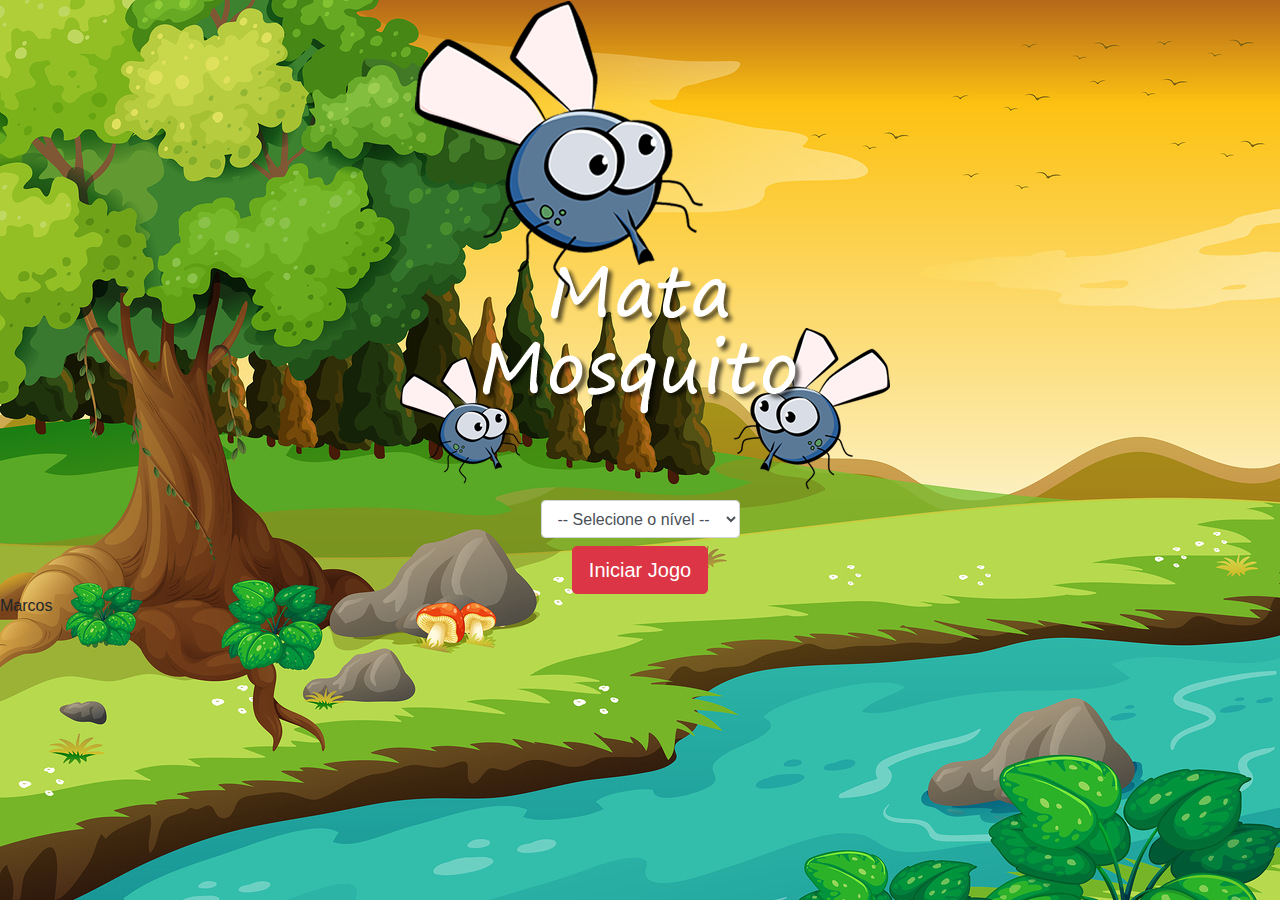
<file: index.html>
<!DOCTYPE html>
<html lang="pt-br">
<head>
    <meta charset="UTF-8">
    <meta http-equiv="X-UA-Compatible" content="IE=edge">
    <meta name="viewport" content="width=device-width, initial-scale=1.0">
    <title>Mata Mosquito</title>

    <link rel="stylesheet" href="https://cdn.jsdelivr.net/npm/bootstrap@4.0.0/dist/css/bootstrap.min.css" integrity="sha384-Gn5384xqQ1aoWXA+058RXPxPg6fy4IWvTNh0E263XmFcJlSAwiGgFAW/dAiS6JXm" crossorigin="anonymous">

    <link rel="stylesheet" href="style.css">

    <script>
        function iniciarJogo(){
           var nivel = document.getElementById('nivel').value

           if(nivel === '') {
            alert('Selecione um nível para iniciar o jogo')
            return false
           }

           window.location.href = "app.html?" + nivel
    
        }
    </script>

</head>
<body>
    
    <div class="container">
        <div class="row">
            <div class="col">
                <div class="d-flex justify-content-center">
                <img src="imagens/game.png">
                </div>
            </div>
        </div>

        <div class="row">
            <div class="col">
                <div class="d-flex justify-content-center">
                    <div class="mb-2">
                        <select class="form-control" id="nivel">
                            <option value="">-- Selecione o nível --</option>
                            <option value="Normal">Normal</option>
                            <option value="Hard">Hard</option>
                            <option value="chuckNorris">Chuck Norris</option>
                        </select>
                    </div>
                </div>
            </div>
        </div>

        <div class="row">
            <div class="col">
                <div class="d-flex justify-content-center">
                    <button class="btn btn-danger btn-lg" onclick="iniciarJogo()">
                        Iniciar Jogo
                    </button>
                </div>
            </div>
        </div>
    </div>

    <div>
        Marcos
    </div>

</body>
</html>
</file>
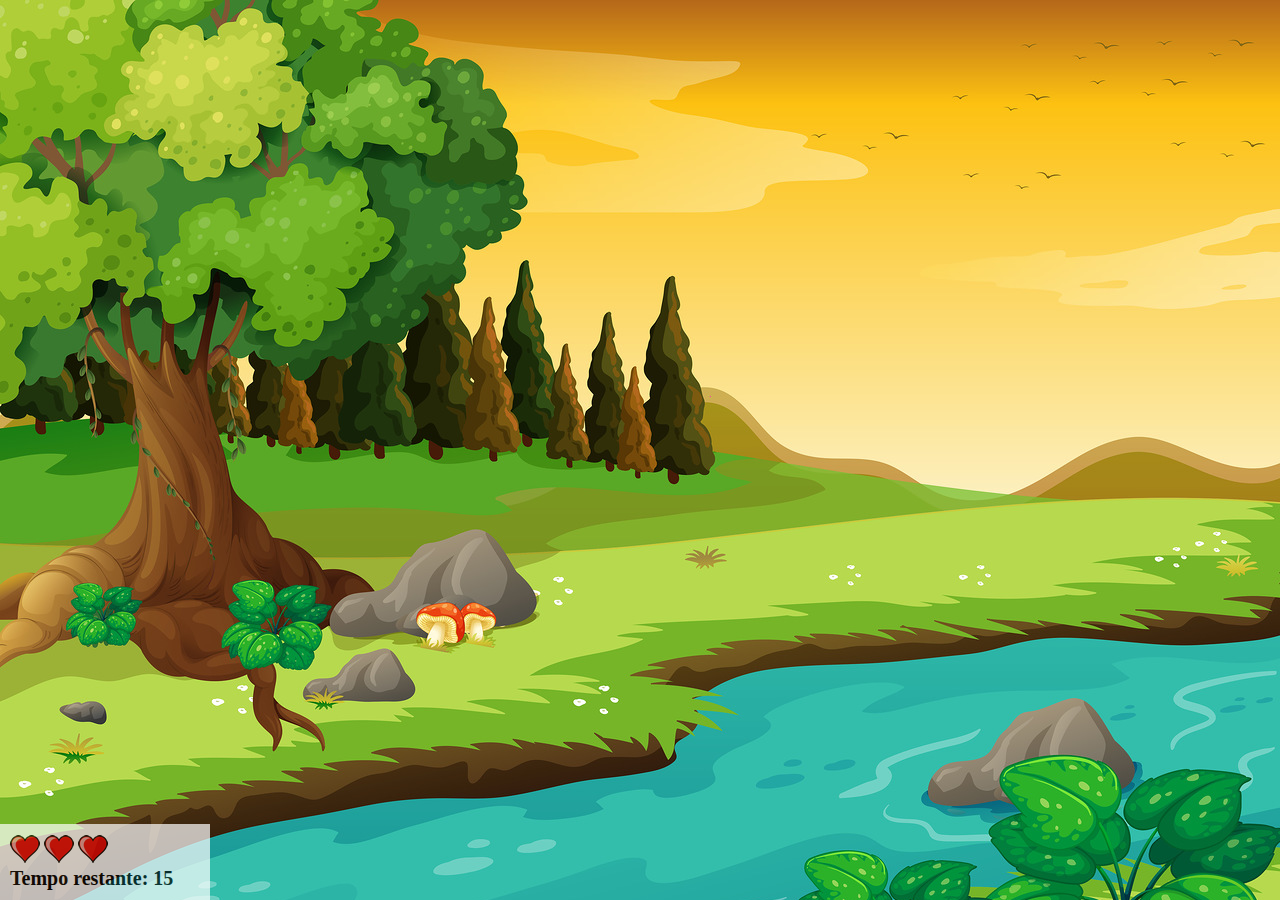
<file: app.html>
<!DOCTYPE html>
<html lang="pt-br">
<head>
    <meta charset="UTF-8">
    <meta http-equiv="X-UA-Compatible" content="IE=edge">
    <meta name="viewport" content="width=device-width, initial-scale=1.0">
    <title>Mata Mosquito</title>

    <link rel="stylesheet" href="style.css">
    <script src="jogo.js"></script>
</head>
<body onresize="ajustaTamanhoPalcoJogo()">

    <div class="painel">
        <div class="vidas">
            <img id="v1" src="imagens/coracao_cheio.png">
            <img id="v2" src="imagens/coracao_cheio.png">
            <img id="v3" src="imagens/coracao_cheio.png">
        </div>
        <div class="cronometro">
            Tempo restante: <span id="cronometro"></span>
        </div>
    </div>

    <script>
        document.getElementById('cronometro').innerHTML = tempo

       var criaMosca = setInterval(function(){
            posicaoRandomica()
        }, criaMosquitoTempo)
    </script>

</body>
</html>
</file>
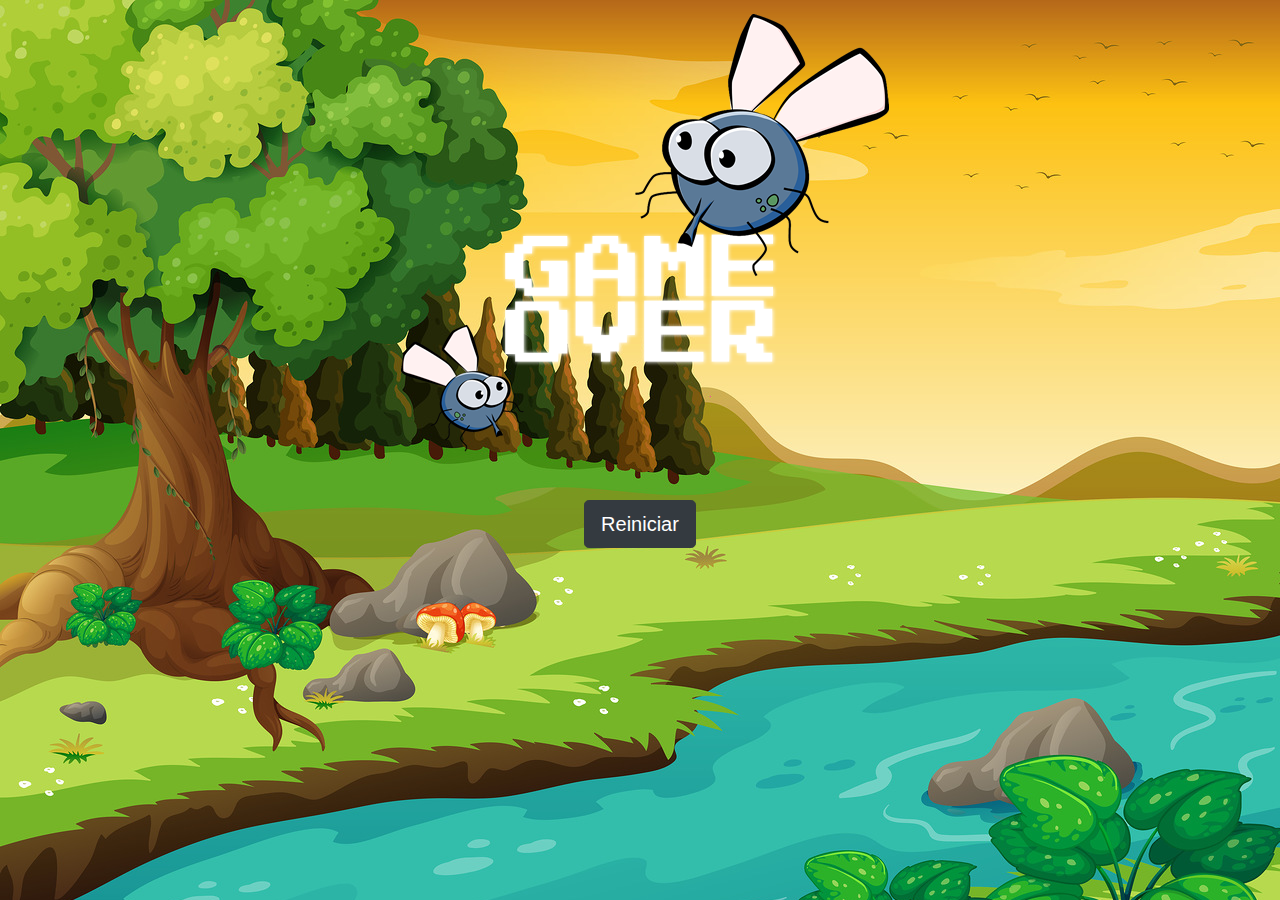
<file: fim_de_jogo.html>
<!DOCTYPE html>
<html lang="pt-br">
<head>
    <meta charset="UTF-8">
    <meta http-equiv="X-UA-Compatible" content="IE=edge">
    <meta name="viewport" content="width=device-width, initial-scale=1.0">
    <title>Mata Mosquito</title>

    <link rel="stylesheet" href="https://cdn.jsdelivr.net/npm/bootstrap@4.0.0/dist/css/bootstrap.min.css" integrity="sha384-Gn5384xqQ1aoWXA+058RXPxPg6fy4IWvTNh0E263XmFcJlSAwiGgFAW/dAiS6JXm" crossorigin="anonymous">

    <link rel="stylesheet" href="style.css">

</head>
<body>
    
    <div class="container">
        <div class="row">
            <div class="col">
                <div class="d-flex justify-content-center">
                <img src="imagens/game_over.png">
                </div>
            </div>
        </div>

        <div class="row">
            <div class="col">
                <div class="d-flex justify-content-center">
                    <button class="btn btn-dark btn-lg" onclick="window.location.href = 'index.html' ">
                        Reiniciar
                    </button>
                </div>
            </div>
        </div>
    </div>

</body>
</html>
</file>
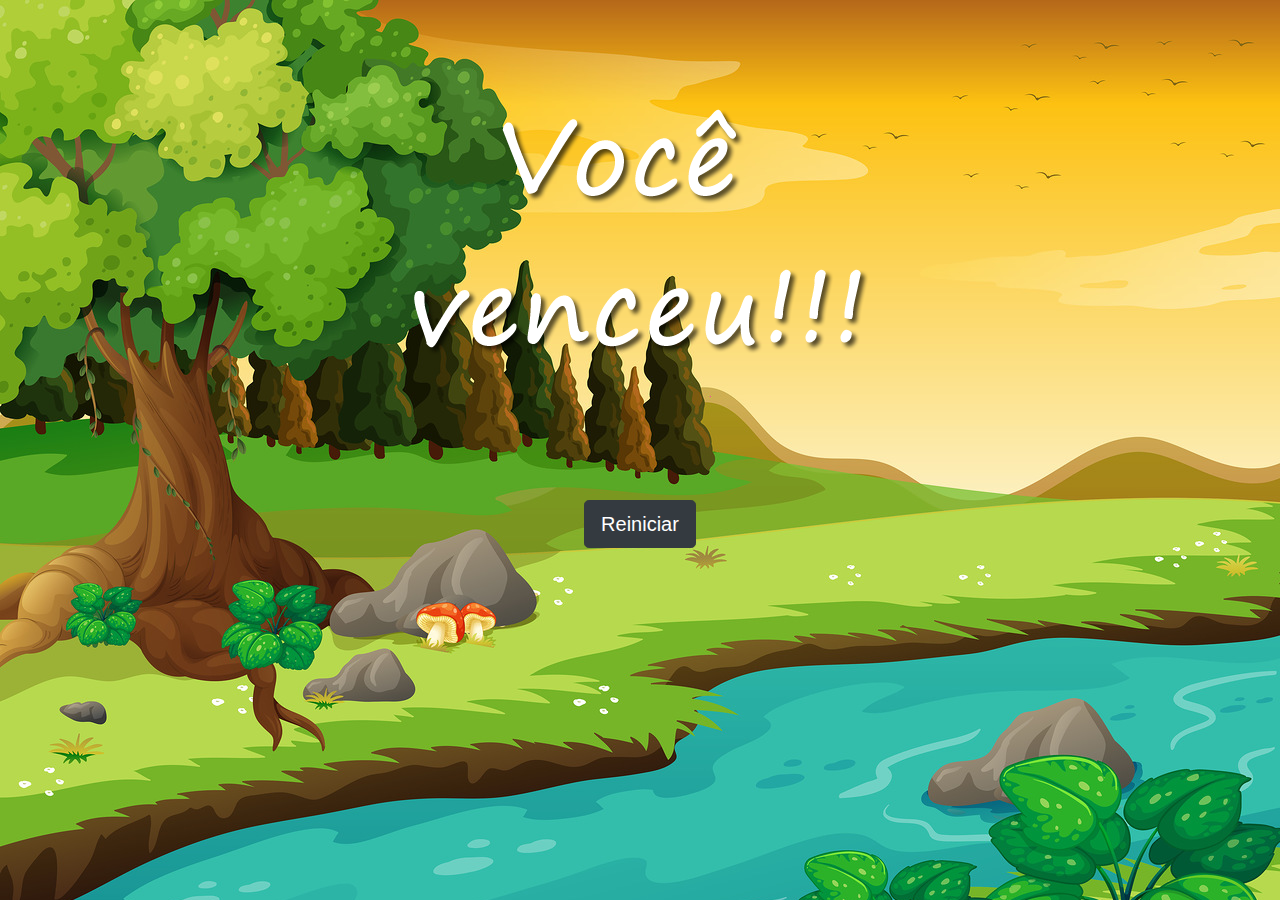
<file: vitoria.html>
<!DOCTYPE html>
<html lang="pt-br">
<head>
    <meta charset="UTF-8">
    <meta http-equiv="X-UA-Compatible" content="IE=edge">
    <meta name="viewport" content="width=device-width, initial-scale=1.0">
    <title>Mata Mosquito</title>

    <link rel="stylesheet" href="https://cdn.jsdelivr.net/npm/bootstrap@4.0.0/dist/css/bootstrap.min.css" integrity="sha384-Gn5384xqQ1aoWXA+058RXPxPg6fy4IWvTNh0E263XmFcJlSAwiGgFAW/dAiS6JXm" crossorigin="anonymous">

    <link rel="stylesheet" href="style.css">

</head>
<body>
    
    <div class="container">
        <div class="row">
            <div class="col">
                <div class="d-flex justify-content-center">
                <img src="imagens/vitoria.png">
                </div>
            </div>
        </div>

        <div class="row">
            <div class="col">
                <div class="d-flex justify-content-center">
                    <button class="btn btn-dark btn-lg" onclick="window.location.href = 'index.html' ">
                        Reiniciar
                    </button>
                </div>
            </div>
        </div>
    </div>

</body>
</html>
</file>
<file: style.css>
html {
    cursor: url(imagens/mata_mosca.png) 30 30, auto;
}

body{
    background-image: url(imagens/bg.jpg);
    background-repeat: no-repeat;
}

.mosquito1{
    width:50px;
    height: 50px;
}

.mosquito2{
    width: 70px;
    height: 70px;
}

.mosquito3{
    width: 90px;
    height: 90px;
}

.ladoA {
    transform: scaleX(1);
}

.ladoB {
    transform: scaleX(-1);
}

.painel {
    position: absolute;
    width: 190px;
    padding: 10px;
    left: 0px;
    bottom: 0px;
    border-top: solid 1px #fff;
    background-color: #fff;
    opacity: 0.7;
}

.vidas {
    float:left;
}

.cronometro {
    float: left;
    font-size: 20px;
    font-weight: bold;
}
</file>
